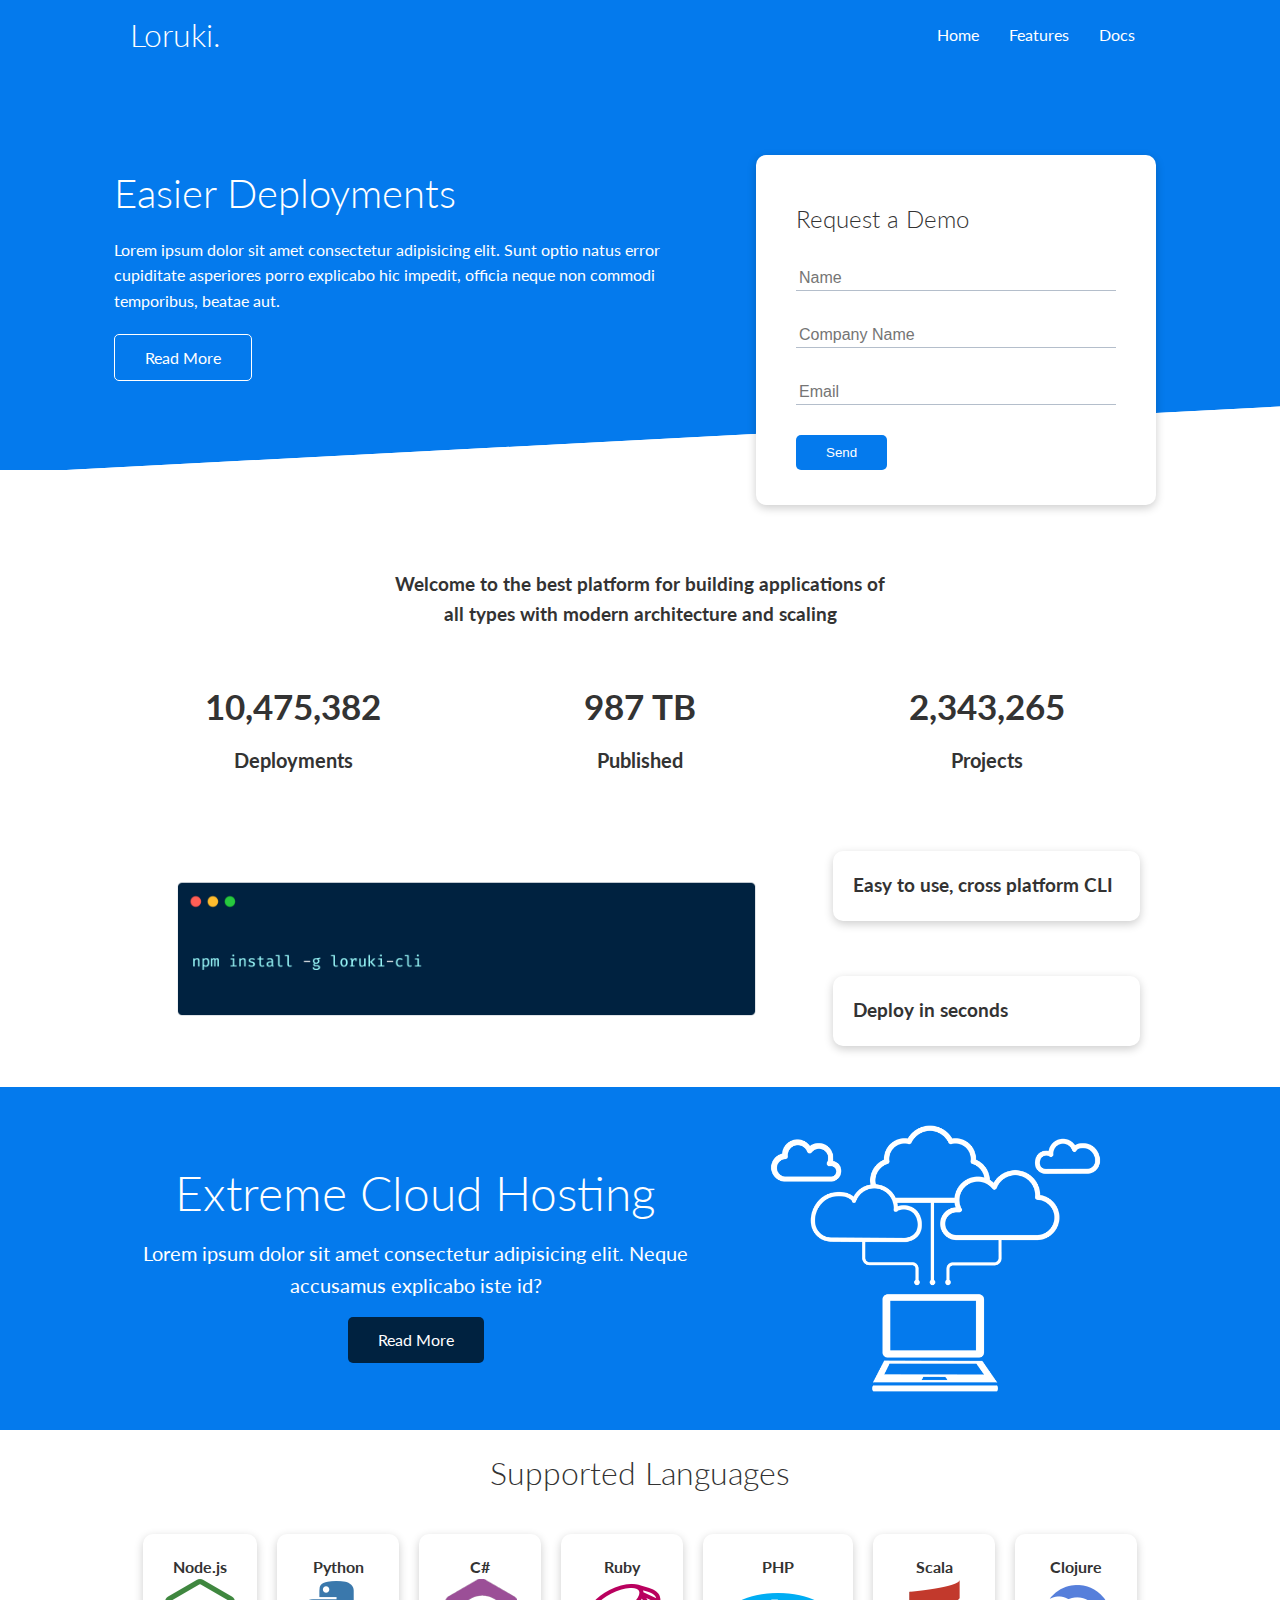
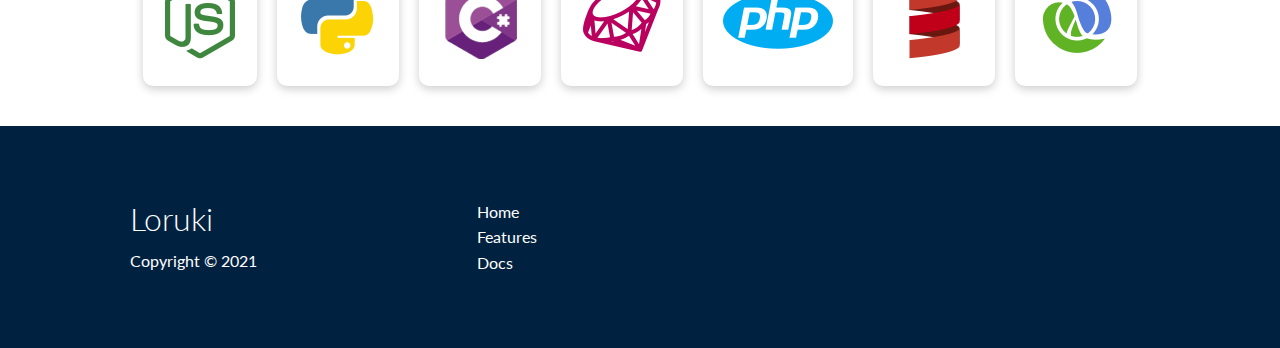
<file: index.html>
<!DOCTYPE html>
<html lang="en">
<head>
    <meta charset="UTF-8">
    <meta http-equiv="X-UA-Compatible" content="IE=edge">
    <meta name="viewport" content="width=device-width, initial-scale=1.0">

    <link rel="stylesheet" href="https://cdnjs.cloudflare.com/ajax/libs/font-awesome/5.15.3/css/all.min.css" integrity="sha512-iBBXm8fW90+nuLcSKlbmrPcLa0OT92xO1BIsZ+ywDWZCvqsWgccV3gFoRBv0z+8dLJgyAHIhR35VZc2oM/gI1w==" crossorigin="anonymous" referrerpolicy="no-referrer" />
    <link rel="stylesheet" href="css/utilities.css">
    <link rel="stylesheet" href="css/style.css">
    <title>Loruki | Cloud Hosting For Everyone</title>
</head>
<body>
    <!-- NavBar -->
    <div class="navbar">
        <div class="container flex">
            <h1 class="logo">Loruki.</h1>
            <nav>
                <ul>
                    <li><a href="index.html">Home</a></li>
                    <li><a href="features.html">Features</a></li>
                    <li><a href="docs.html">Docs</a></li>
                </ul>
            </nav>
        </div>
        
    </div>
    
    <!-- Showcase -->
    <section class="showcase">
        <div class="container grid">
            <div class="showcase-text">
                <h1>Easier Deployments</h1>
                <p>Lorem ipsum dolor sit amet consectetur adipisicing elit. Sunt optio natus error cupiditate asperiores porro explicabo hic impedit, officia neque non commodi temporibus, beatae aut.</p>
                <a href="features.html" class="btn btn-outline">Read More</a>
            </div>

            <div class="showcase-form card">
                <h2>Request a Demo</h2>
                <form>
                    <div class="form-control">
                        <input type="text" name="name" placeholder="Name" required>
                    </div>
                    <div class="form-control">
                        <input type="text" name="company" placeholder="Company Name" required>
                    </div>
                    <div class="form-control">
                        <input type="email" name="email" placeholder="Email" required>
                    </div>
                    <input type="submit" value="Send" class="btn btn-primary">
                </form>
            </div>

        </div>
    </section>

    <!-- Stats -->
    <section class="stats">
        <div class="container">
            <h3 class="stats-heading text-center my-1">
                Welcome to the best platform for building applications
                of all types with modern architecture and scaling
            </h3>
            <div class="grid grid-3 text-center my-4">
                <div>
                    <i class="fas fa-server fa-3x"></i>
                    <h3>10,475,382</h3>
                    <p class="text-secondary">Deployments</p>
                </div>
                <div>
                    <i class="fas fa-upload fa-3x"></i>
                    <h3>987 TB</h3>
                    <p class="text-secondary">Published</p>
                </div>
                <div>
                    <i class="fas fa-project-diagram fa-3x"></i>
                    <h3>2,343,265</h3>
                    <p class="text-secondary">Projects</p>
                </div>
            </div>
        </div>
    </section>

    <!-- Cli -->
    <section class="cli">
        <div class="container grid">
            <img src="images/cli.png" alt="command line interface">
            <div class="card">
                <h3>Easy to use, cross platform CLI</h3>
            </div>
            <div class="card">
                <h3>Deploy in seconds</h3>
            </div>
        </div>
    </section>

    <!-- Cloud -->
    <section class="cloud bg-primary my-2 py-2">
        <div class="container grid">
            <div class="text-center">
                <h2 class="lg">Extreme Cloud Hosting</h2>
                <p class="lead my-1">Lorem ipsum dolor sit amet consectetur adipisicing elit. Neque accusamus explicabo iste id?</p>
                <a href="features.html" class="btn btn-dark">Read More</a>
            </div>
            <img src="images/cloud.png" alt="">
            
        </div>
    </section>

    <!-- Languages -->
    <section class="languages">
        <h2 class="md text-center my-2">Supported Languages</h2>
        <div class="container flex">
            <div class="card">
                <h4>Node.js</h4>
                <img src="images/logos/node.png" alt="">
            </div>

            <div class="card">
                <h4>Python</h4>
                <img src="images/logos/python.png" alt="">
            </div>

            <div class="card">
                <h4>C#</h4>
                <img src="images/logos/csharp.png" alt="">
            </div>

            <div class="card">
                <h4>Ruby</h4>
                <img src="images/logos/ruby.png" alt="">
            </div>

            <div class="card">
                <h4>PHP</h4>
                <img src="images/logos/php.png" alt="">
            </div>

            <div class="card">
                <h4>Scala</h4>
                <img src="images/logos/scala.png" alt="">
            </div>

            <div class="card">
                <h4>Clojure</h4>
                <img src="images/logos/clojure.png" alt="">
            </div>
        </div>
    </section>

    <!-- Footer -->
    <footer class="footer bg-dark py-5">
        <div class="container grid grid-3">
            <div>
                <h1>Loruki</h1>
                <p>Copyright &copy; 2021</p>
            </div>

            <nav>
                <ul>
                    <li><a href="index.html">Home</a></li>
                    <li><a href="features.html">Features</a></li>
                    <li><a href="docs.html">Docs</a></li>
                </ul>
            </nav>

            <div class="social">
                <a href="#"><i class="fab fa-github fa-2x"></i></a>
                <a href="#"><i class="fab fa-facebook fa-2x"></i></a>
                <a href="#"><i class="fab fa-instagram fa-2x"></i></a>
                <a href="#"><i class="fab fa-twitter fa-2x"></i></a>
            </div>
        </div>
    </footer>
</body>
</html>
</file>
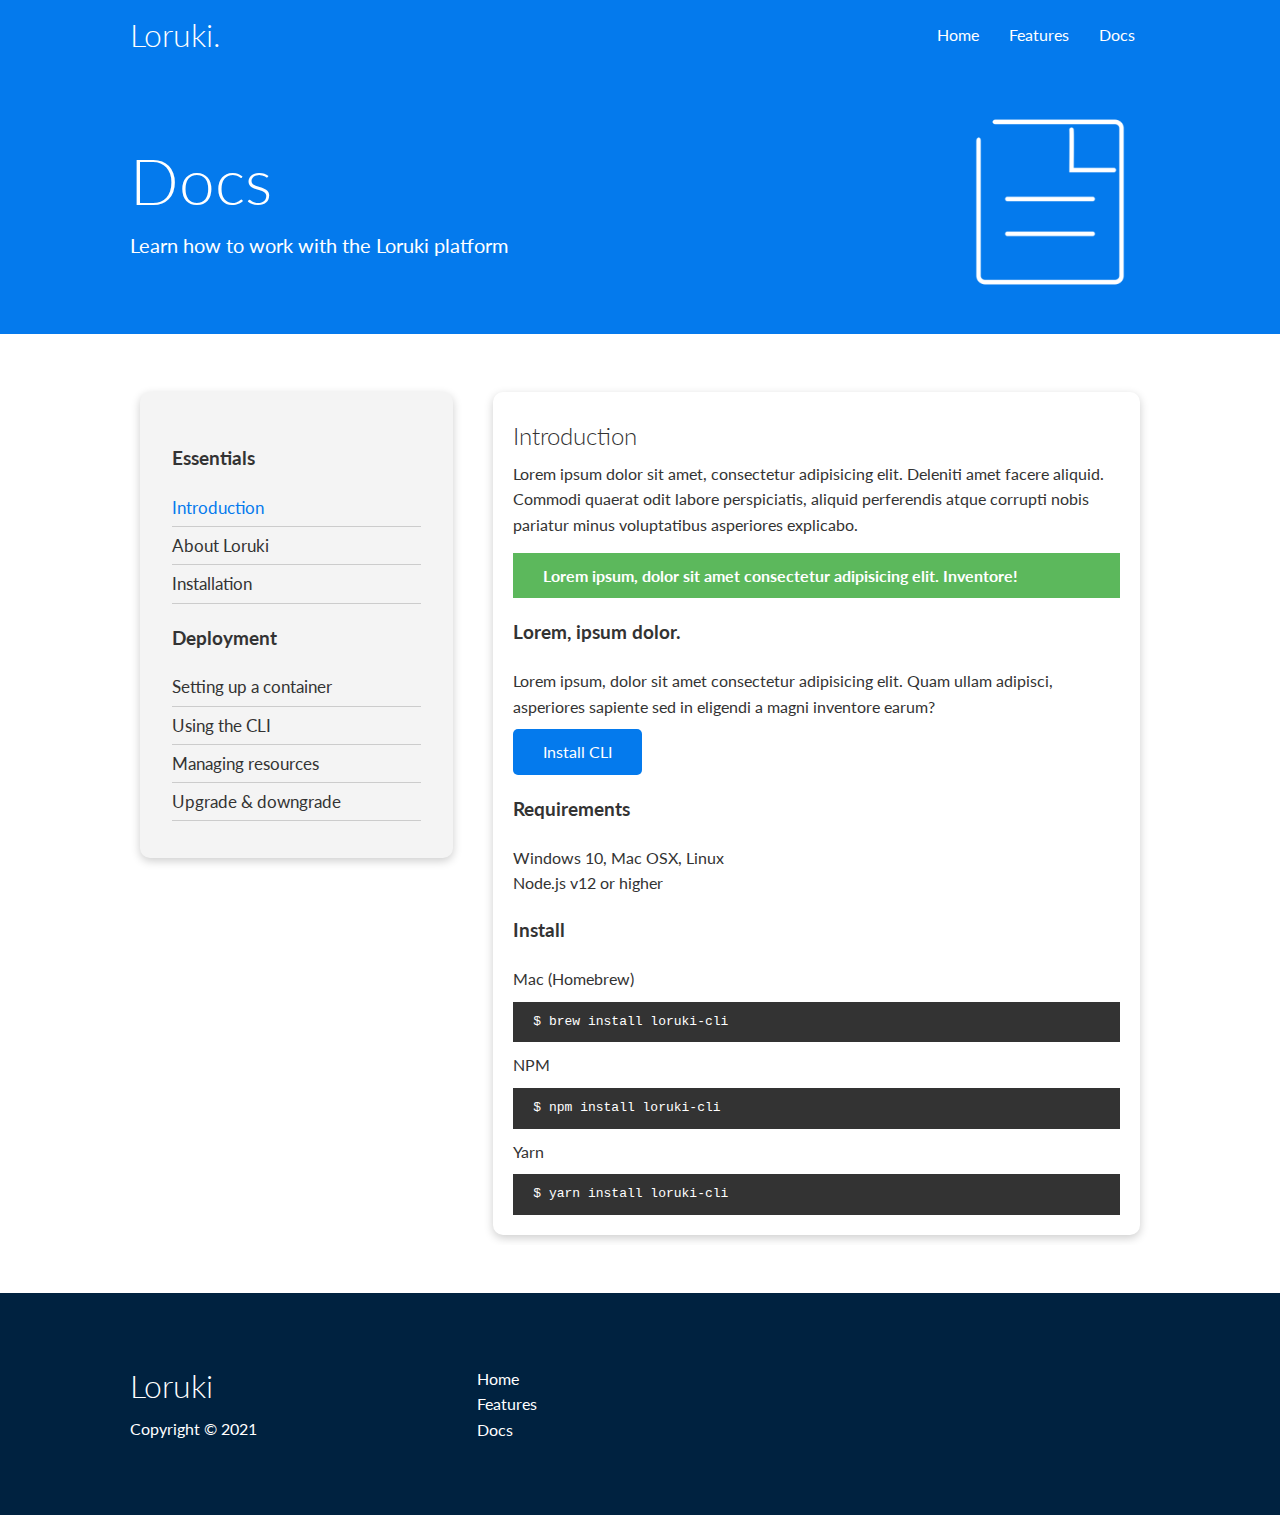
<file: docs.html>
<!DOCTYPE html>
<html lang="en">
<head>
    <meta charset="UTF-8">
    <meta http-equiv="X-UA-Compatible" content="IE=edge">
    <meta name="viewport" content="width=device-width, initial-scale=1.0">

    <link rel="stylesheet" href="https://cdnjs.cloudflare.com/ajax/libs/font-awesome/5.15.3/css/all.min.css" integrity="sha512-iBBXm8fW90+nuLcSKlbmrPcLa0OT92xO1BIsZ+ywDWZCvqsWgccV3gFoRBv0z+8dLJgyAHIhR35VZc2oM/gI1w==" crossorigin="anonymous" referrerpolicy="no-referrer" />
    <link rel="stylesheet" href="css/utilities.css">
    <link rel="stylesheet" href="css/style.css">
    <title>Loruki | Cloud Hosting For Everyone</title>
</head>
<body>
    <!-- NavBar -->
    <div class="navbar">
        <div class="container flex">
            <h1 class="logo">Loruki.</h1>
            <nav>
                <ul>
                    <li><a href="index.html">Home</a></li>
                    <li><a href="features.html">Features</a></li>
                    <li><a href="docs.html">Docs</a></li>
                </ul>
            </nav>
        </div>
        
    </div>

    <!-- Head -->
    <section class="docs-head bg-primary py-3">
        <div class="container grid">
            <div>
                <h1 class="xl">Docs</h1>
                <p class="lead">Learn how to work with the Loruki platform
                </p>
            </div>
            
            <img src="images/docs.png" alt="">
        </div>
    </section>

    <!-- Docs Main -->
    <section class="docs-main my-4">
        <div class="container grid">
            <div class="card bg-light p-3">
                <h3 class="my-2">Essentials</h3>

                <nav>
                    <ul>
                        <li><a class="text-primary" href="#">Introduction</a></li>
                        <li><a href="#">About Loruki</a></li>
                        <li><a href="#">Installation</a></li>
                    </ul>
                </nav>

                <h3 class="my-2">Deployment</h3>

                <nav>
                    <ul>
                        <li><a href="#">Setting up a container</a></li>
                        <li><a href="#">Using the CLI</a></li>
                        <li><a href="#">Managing resources</a></li>
                        <li><a href="#">Upgrade & downgrade</a></li>
                    </ul>
                </nav>
            </div>

            <div class="card">
                <h2>Introduction</h2>
                <p>Lorem ipsum dolor sit amet, consectetur adipisicing elit. Deleniti amet facere aliquid. Commodi quaerat odit labore perspiciatis, aliquid perferendis atque corrupti nobis pariatur minus voluptatibus asperiores explicabo.</p>
                
                <div class="alert alert-success">
                    <i class="fas fa-info"></i> Lorem ipsum, dolor sit amet consectetur adipisicing elit. Inventore!
                </div>
                
                <h3>Lorem, ipsum dolor.</h3>
                <p>Lorem ipsum, dolor sit amet consectetur adipisicing elit. Quam ullam adipisci, asperiores sapiente sed in eligendi a magni inventore earum?</p>
                <a href="#" class="btn btn-primary">Install CLI</a>

                <h3>Requirements</h3>
                <ul>
                    <li>Windows 10, Mac OSX, Linux</li>
                    <li>Node.js v12 or higher</li>
                </ul>

                <h3>Install</h3>
                <p>Mac (Homebrew)</p>
                <pre><code>$ brew install loruki-cli</code></pre>

                <p>NPM</p>
                <pre><code>$ npm install loruki-cli</code></pre>

                <p>Yarn</p>
                <pre><code>$ yarn install loruki-cli</code></pre>

            </div>

        </div>
    </section>

    <!-- Footer -->
    <footer class="footer bg-dark py-5">
        <div class="container grid grid-3">
            <div>
                <h1>Loruki</h1>
                <p>Copyright &copy; 2021</p>
            </div>

            <nav>
                <ul>
                    <li><a href="index.html">Home</a></li>
                    <li><a href="features.html">Features</a></li>
                    <li><a href="docs.html">Docs</a></li>
                </ul>
            </nav>

            <div class="social">
                <a href="#"><i class="fab fa-github fa-2x"></i></a>
                <a href="#"><i class="fab fa-facebook fa-2x"></i></a>
                <a href="#"><i class="fab fa-instagram fa-2x"></i></a>
                <a href="#"><i class="fab fa-twitter fa-2x"></i></a>
            </div>
        </div>
    </footer>
</body>
</html>
</file>
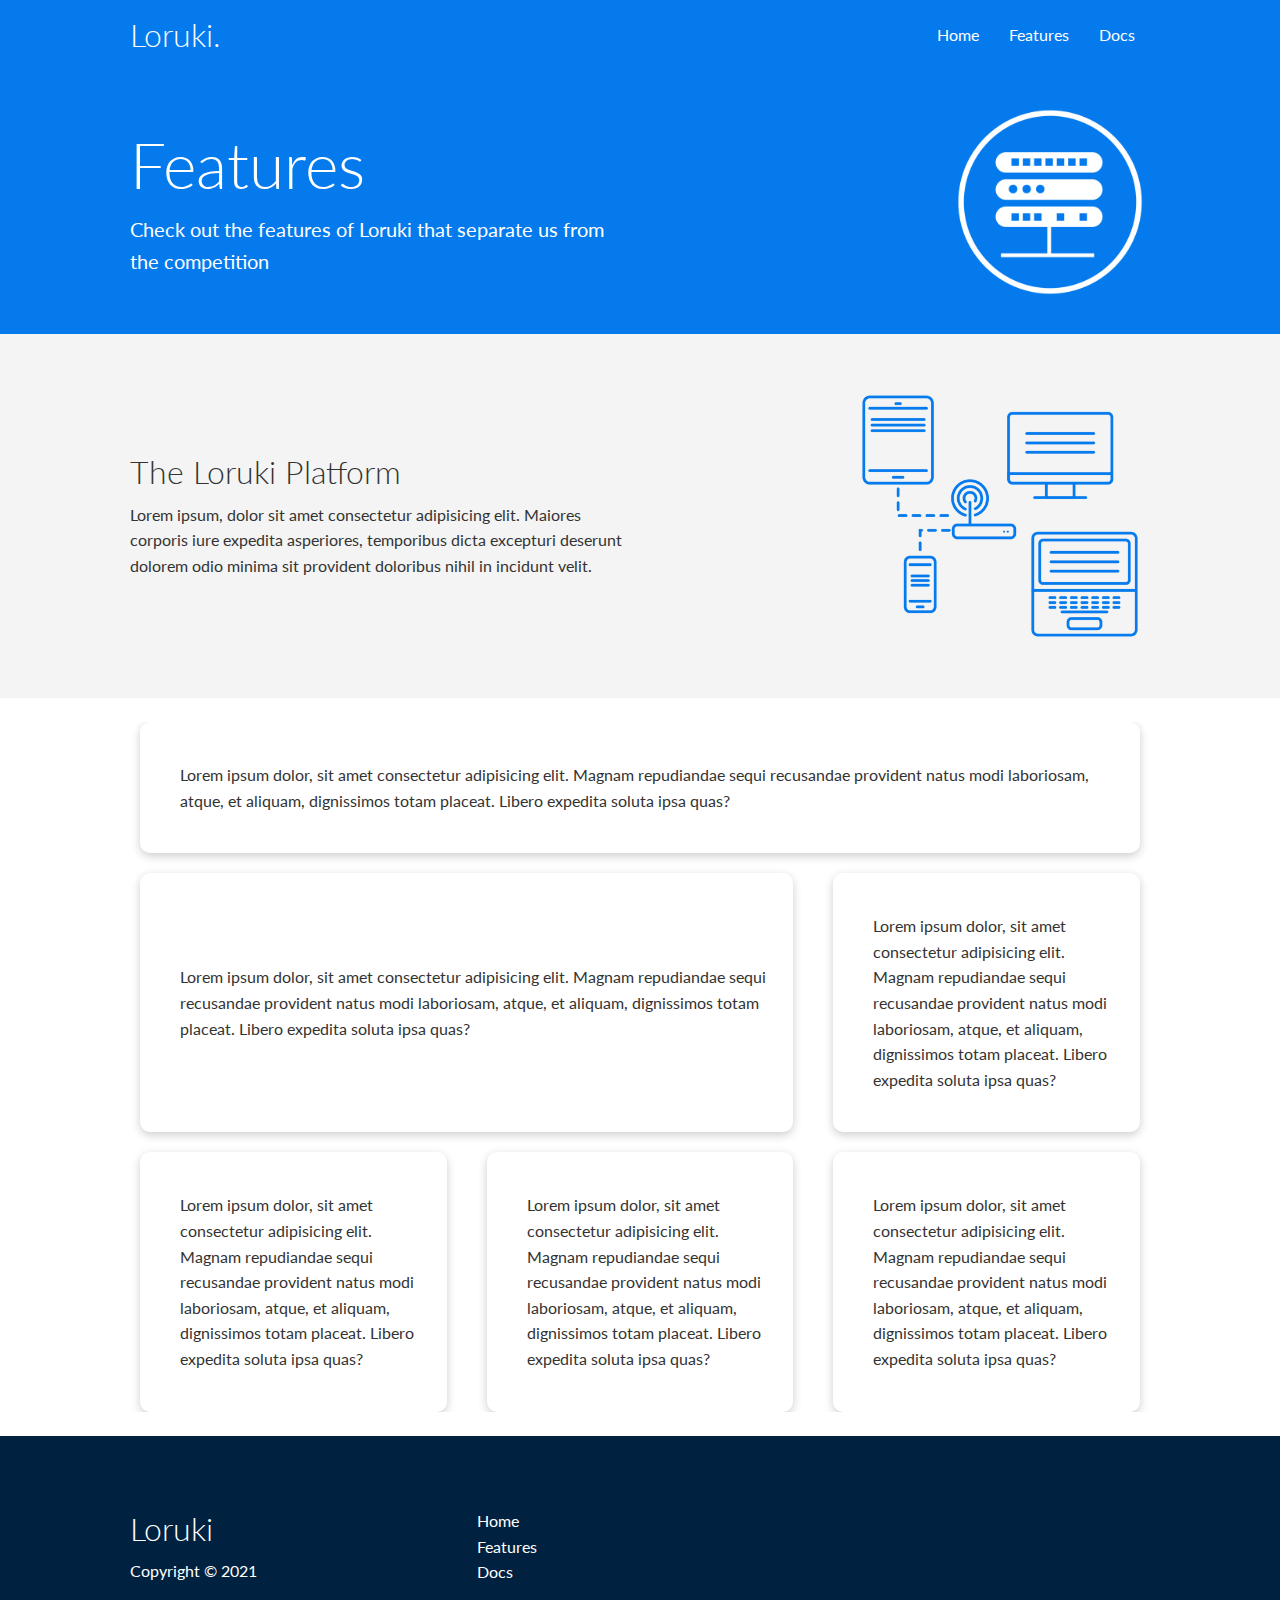
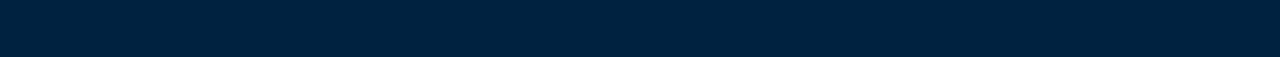
<file: features.html>
<!DOCTYPE html>
<html lang="en">
<head>
    <meta charset="UTF-8">
    <meta http-equiv="X-UA-Compatible" content="IE=edge">
    <meta name="viewport" content="width=device-width, initial-scale=1.0">

    <link rel="stylesheet" href="https://cdnjs.cloudflare.com/ajax/libs/font-awesome/5.15.3/css/all.min.css" integrity="sha512-iBBXm8fW90+nuLcSKlbmrPcLa0OT92xO1BIsZ+ywDWZCvqsWgccV3gFoRBv0z+8dLJgyAHIhR35VZc2oM/gI1w==" crossorigin="anonymous" referrerpolicy="no-referrer" />
    <link rel="stylesheet" href="css/utilities.css">
    <link rel="stylesheet" href="css/style.css">
    <title>Loruki | Cloud Hosting For Everyone</title>
</head>
<body>
    <!-- NavBar -->
    <div class="navbar">
        <div class="container flex">
            <h1 class="logo">Loruki.</h1>
            <nav>
                <ul>
                    <li><a href="index.html">Home</a></li>
                    <li><a href="features.html">Features</a></li>
                    <li><a href="docs.html">Docs</a></li>
                </ul>
            </nav>
        </div>
        
    </div>

    <!-- Head -->
    <section class="features-head bg-primary py-3">
        <div class="container grid">
            <div>
                <h1 class="xl">Features</h1>
                <p class="lead">Check out the features of Loruki that
                separate us from the competition
                </p>
            </div>
            
            <img src="images/server.png" alt="">
        </div>
    </section>

    <!-- Sub-head -->

    <section class="features-sub-head bg-light py-3">
        <div class="container grid">
            <div>
                <h1 class="md">The Loruki Platform</h1>
                <p>Lorem ipsum, dolor sit amet consectetur adipisicing elit. Maiores corporis iure expedita asperiores, temporibus dicta excepturi deserunt dolorem odio minima sit provident doloribus nihil in incidunt velit.</p>

            </div>
            <img src="images/server2.png" alt="">
        </div>
    </section>

    <!-- Main -->
    <section class="features-main my-2">
        <div class="container grid grid-3">
            <div class="card flex">
                <i class="fas fa-server fa-3x"></i>
                <p>Lorem ipsum dolor, sit amet consectetur adipisicing elit. Magnam repudiandae sequi recusandae provident natus modi laboriosam, atque, et aliquam, dignissimos totam placeat. Libero expedita soluta ipsa quas?</p>
            </div>

            <div class="card flex">
                <i class="fas fa-laptop-code fa-3x"></i>
                <p>Lorem ipsum dolor, sit amet consectetur adipisicing elit. Magnam repudiandae sequi recusandae provident natus modi laboriosam, atque, et aliquam, dignissimos totam placeat. Libero expedita soluta ipsa quas?</p>
            </div>

            <div class="card flex">
                <i class="fas fa-power-off fa-3x"></i>
                <p>Lorem ipsum dolor, sit amet consectetur adipisicing elit. Magnam repudiandae sequi recusandae provident natus modi laboriosam, atque, et aliquam, dignissimos totam placeat. Libero expedita soluta ipsa quas?</p>
            </div>

            <div class="card flex">
                <i class="fas fa-server fa-3x"></i>
                <p>Lorem ipsum dolor, sit amet consectetur adipisicing elit. Magnam repudiandae sequi recusandae provident natus modi laboriosam, atque, et aliquam, dignissimos totam placeat. Libero expedita soluta ipsa quas?</p>
            </div>

            <div class="card flex">
                <i class="fas fa-database fa-3x"></i>
                <p>Lorem ipsum dolor, sit amet consectetur adipisicing elit. Magnam repudiandae sequi recusandae provident natus modi laboriosam, atque, et aliquam, dignissimos totam placeat. Libero expedita soluta ipsa quas?</p>
            </div>

            <div class="card flex">
                <i class="fas fa-upload fa-3x"></i>
                <p>Lorem ipsum dolor, sit amet consectetur adipisicing elit. Magnam repudiandae sequi recusandae provident natus modi laboriosam, atque, et aliquam, dignissimos totam placeat. Libero expedita soluta ipsa quas?</p>
            </div>
        </div>
    </section>

    <!-- Footer -->
    <footer class="footer bg-dark py-5">
        <div class="container grid grid-3">
            <div>
                <h1>Loruki</h1>
                <p>Copyright &copy; 2021</p>
            </div>

            <nav>
                <ul>
                    <li><a href="index.html">Home</a></li>
                    <li><a href="features.html">Features</a></li>
                    <li><a href="docs.html">Docs</a></li>
                </ul>
            </nav>

            <div class="social">
                <a href="#"><i class="fab fa-github fa-2x"></i></a>
                <a href="#"><i class="fab fa-facebook fa-2x"></i></a>
                <a href="#"><i class="fab fa-instagram fa-2x"></i></a>
                <a href="#"><i class="fab fa-twitter fa-2x"></i></a>
            </div>
        </div>
    </footer>
</body>
</html>
</file>
<file: css/utilities.css>
/* Utilities */
.btn {
    display: inline-block;
    padding: 10px 30px;
    cursor: pointer;
    background-color: var(--primary-color);
    color: #fff;
    border: none;
    border-radius: 5px;
}

.btn-outline {
    background-color: transparent;
    border: 1px solid #fff;
}

.btn:hover {
    transform: scale(.98);
}

.card {
    background-color: #fff;
    color: #333;
    border-radius: 10px;
    box-shadow: 0 3px 10px rgba(0, 0, 0, .2);
    padding: 20px;
    margin: 10px;
}

.container {
    max-width: 1100px;
    margin: 0 auto;
    overflow: auto;
    padding: 0 40px;
}

/* Text Sizes */
.lead {
    font-size: 20px;
}

.sm {
    font-size: 1rem;
}

.md {
    font-size: 2rem;
}

.lg {
    font-size: 3rem;
}

.xl {
    font-size: 4rem;
}

/* Text Colors */
.text-primary {
    color: var(--primary-color);
}

.text-secundary {
    color: var(--secundary-color);
}

.text-dark {
    color: var(--dark-color);
}

.text-light {
    color: var(--light-color);
}

/* Text Align */
.text-center {
    text-align: center;
}

/* Backgrounds & Colored Buttons */
.bg-primary,
.btn-primary {
    background-color: var(--primary-color);
    color: #fff;
}

.bg-secundary,
.btn-secundary {
    background-color: var(--secundary-color);
    color: #fff;
}

.bg-dark,
.btn-dark {
    background-color: var(--dark-color);
    color: #fff;
}

.bg-light,
.btn-light {
    background-color: var(--light-color);
    color: #333;
}

.bg-primary a,
.btn-primary a,
.bg-secundary a,
.btn-secundary a,
.bg-dark a,
.btn-dark a {
    color: #fff;
}

/* Alert */
.alert {
    background-color: var(--light-color);
    padding: 10px 20px;
    font-weight: bold;
    margin: 15px 0;
}

.alert i {
    margin-right: 10px;
}

.alert-success {
    background-color: var(--success-color);
    color: #fff;
}

.alert-error {
    background-color: var(--error-color);
    color: #fff;
}

/* Flex & Grid */

.flex {
    display: flex;
    justify-content: center;
    align-items: center;
    height: 100%;
}

.grid {
    display: grid;
    grid-template-columns: repeat(2, 1fr);
    gap: 20px;
    justify-content: center;
    align-items: center;
    height: 100%;
}

.grid-3 {
    grid-template-columns: repeat(3, 1fr);
}

/* Margin */

/* Y-axis */
.my-1 {
    margin: 1rem 0;
}

.my-2 {
    margin: 1.5rem 0;
}
.my-3 {
    margin: 2rem 0;
}
.my-4 {
    margin: 3rem 0;
}
.my-5 {
    margin: 4rem 0;
}

/* All Around */
.m-1 {
    margin: 1rem;
}

.m-2 {
    margin: 1.5rem;
}

.m-3 {
    margin: 2rem;
}

.m-4 {
    margin: 3rem;
}

.m-5 {
    margin: 4rem;
}

/* Padding */

/* Y-axis */
.py-1 {
    padding: 1rem 0;
}

.py-2 {
    padding: 1.5rem 0;
}
.py-3 {
    padding: 2rem 0;
}
.py-4 {
    padding: 3rem 0;
}
.py-5 {
    padding: 4rem 0;
}

/* All Around */
.p-1 {
    padding: 1rem;
}

.p-2 {
    padding: 1.5rem;
}

.p-3 {
    padding: 2rem;
}

.p-4 {
    padding: 3rem;
}

.p-5 {
    padding: 4rem;
}
</file>
<file: css/style.css>
@import url('https://fonts.googleapis.com/css2?family=Lato:wght@300&display=swap');

:root {
    --primary-color: #047aed;
    --secundary-color: #1c3fa8;
    --dark-color: #002240;
    --light-color: #f4f4f4;
    --success-color: #5cb85c;
    --error-color: #d9534f;
}

*,
*::after,
*::before {
    box-sizing: border-box;
    padding: 0;
    margin: 0;
}

body {
    font-family: "Lato", sans-serif;
    color: #333;
    line-height: 1.6;
}

ul {
    list-style-type: none;
}

a {
    text-decoration: none;
    color: #333;
}

h1,
h2 {
    font-weight: 300;
    line-height: 1.2;
    margin: 10px 0;
}

p {
    margin: 10px 0;
}

img {
    width: 100%;
}

code,
pre {
    background-color: #333;
    color: #fff;
    padding: 10px;
}

/* NavBar */
.navbar {
    background: var(--primary-color);
    color: #fff;
    height: 70px;
}

.navbar ul {
    display: flex;
}

.navbar a {
    color: #fff;
    padding: 10px;
    margin: 0 5px;
}

.navbar a:hover {
    border-bottom: 2px solid #fff;
}

.navbar .flex {
    justify-content: space-between;
}

/* Showcase */

.showcase {
    height: 400px;
    background-color: var(--primary-color);
    color: #fff;
    position: relative;
}

.showcase h1 {
    font-size: 40px;
}

.showcase p {
    margin: 20px 0;
}

.showcase .grid {
    overflow: visible;
    grid-template-columns: 55% 45%;
    gap: 2rem;
}

.showcase-text {
    animation: slideInFromLeft 1s ease-in;
}

.showcase-form {
    position: relative;
    top: 60px;
    height: 350px;
    width: 400px;
    padding: 40px;
    z-index: 99;
    justify-self: flex-end;
    animation: slideInFromRight 1s ease-in;

}

.showcase-form .form-control {
    margin: 30px 0;
}

.showcase-form input[type='text'],
.showcase-form input[type='email'] {
    border: 0;
    border-bottom: 1px solid #b4becb;
    width: 100%;
    padding: 3px;
    font-size: 1rem;
}

.showcase-form input:focus {
    outline: none;
}

.showcase::before,
.showcase::after {
    content: '';
    position: absolute;
    height: 100px;
    bottom: -70px;
    left: 0;
    right: 0;
    background-color: #fff;
    transform: skewY(-3deg);
    -webkit-transform: skewY(-3deg);
    -moz-transform: skewY(-3deg);
    -ms-transform: skewY(-3deg);
}

/* Stats */
.stats {
    padding-top: 100px;
    animation: slideInFromBottom 1s ease-in;

}

.stats-heading {
    max-width: 500px;
    margin: auto;
}

.stats .grid h3 {
    font-size: 35px;
}

.stats .grid p {
    font-size: 20px;
    font-weight: bold;
}

/* Cli */
.cli .grid {
    grid-template-columns: repeat(3, 1fr);
    grid-template-rows: repeat(2, 1fr);
}

.cli .grid > *:first-child {
    grid-column: 1 / span 2;
    grid-row: 1 / span 2;
}

/* Cloud */

.cloud .grid {
    grid-template-columns: 4fr 3fr;
}

/* Languages */

.languages .flex {
    flex-wrap: wrap;
}

.languages .card {
    text-align: center;
    margin: 18px 10px 40px;
    transition: transform 200ms ease-in;
}

.languages .card .h4 {
    font-size: 20px;
    margin-bottom: 10px;
}

.languages .card:hover {
    transform: translateY(-10px);
}

/* Features Page (also Docs head image) */
.features-head img,
.docs-head img {
    width: 200px;
    justify-self: flex-end;
}

.features-sub-head img {
    width: 300px;
    justify-self: flex-end;
}

.features-main .card > i {
    margin-right: 20px;
}

.features-main .grid {
    padding: 30x;
}

.features-main .grid > *:first-child {
    grid-column: 1 / span 3;
}

.features-main .grid > *:nth-child(2) {
    grid-column: 1 / span 2;
}

/* Docs */
.docs-main h3 {
    margin: 20px 0;
}

.docs-main .grid {
    grid-template-columns: 1fr 2fr;
    align-items: flex-start;
}

.docs-main nav li {
    font-size: 17px;
    padding-bottom: 5px;
    margin-bottom: 5px;
    border-bottom: 1px #ccc solid;
}

.docs-main a:hover {
    font-weight: bold;
}

/* Footer */
.footer .social a {
    margin: 0 10px;
}

/* Animations */
@keyframes slideInFromLeft {
    0% {
        transform: translateX(-100%);
    }

    100% {
        transform: translateX(0);
    }
}

@keyframes slideInFromRight {
    0% {
        transform: translateX(100%);
    }

    100% {
        transform: translateX(0);
    }
}

@keyframes slideInFromTop {
    0% {
        transform: translateY(-100%);
    }

    100% {
        transform: translateY(0);
    }
}

@keyframes slideInFromBottom {
    0% {
        transform: translateY(100%);
    }

    100% {
        transform: translateY(0);
    }
}

/* Tablets & Under */
@media(max-width: 768px) {
    .grid,
    .showcase .grid,
    .stats .grid,
    .cli .grid,
    .cloud .grid,
    .features-main .grid,
    .docs-main .grid {
        grid-template-columns: 1fr;
        grid-template-rows: 1fr;
    }

    .showcase {
        height: auto;
    }

    .showcase-text {
        text-align: center;
        margin-top: 40px;
        animation: slideInFromTop 1s ease-in;

    }

    .showcase-form {
        justify-self: center;
        margin: auto;
        animation: slideInFromBottom 1s ease-in;

    }

    .cli .grid > *:first-child {
        grid-column: 1;
        grid-row: 1;
    }

    .features-head,
    .features-sub-head,
    .docs-head {
        text-align: center;
    }

    .features-head img,
    .features-sub-head img,
    .docs-head img {
        justify-self: center;
    }

    .features-main .grid > *:first-child,
    .features-main .grid > *:nth-child(2) {
        grid-column: 1;
    }
}

/* Mobile */
@media(max-width: 500px) {
    .navbar {
        height: 110px;
    }

    .navbar .flex {
        flex-direction: column;
    }

    .navbar ul {
        padding: 10px;
        background-color: rgba(0, 0, 0, .1);
    }
}
</file>
